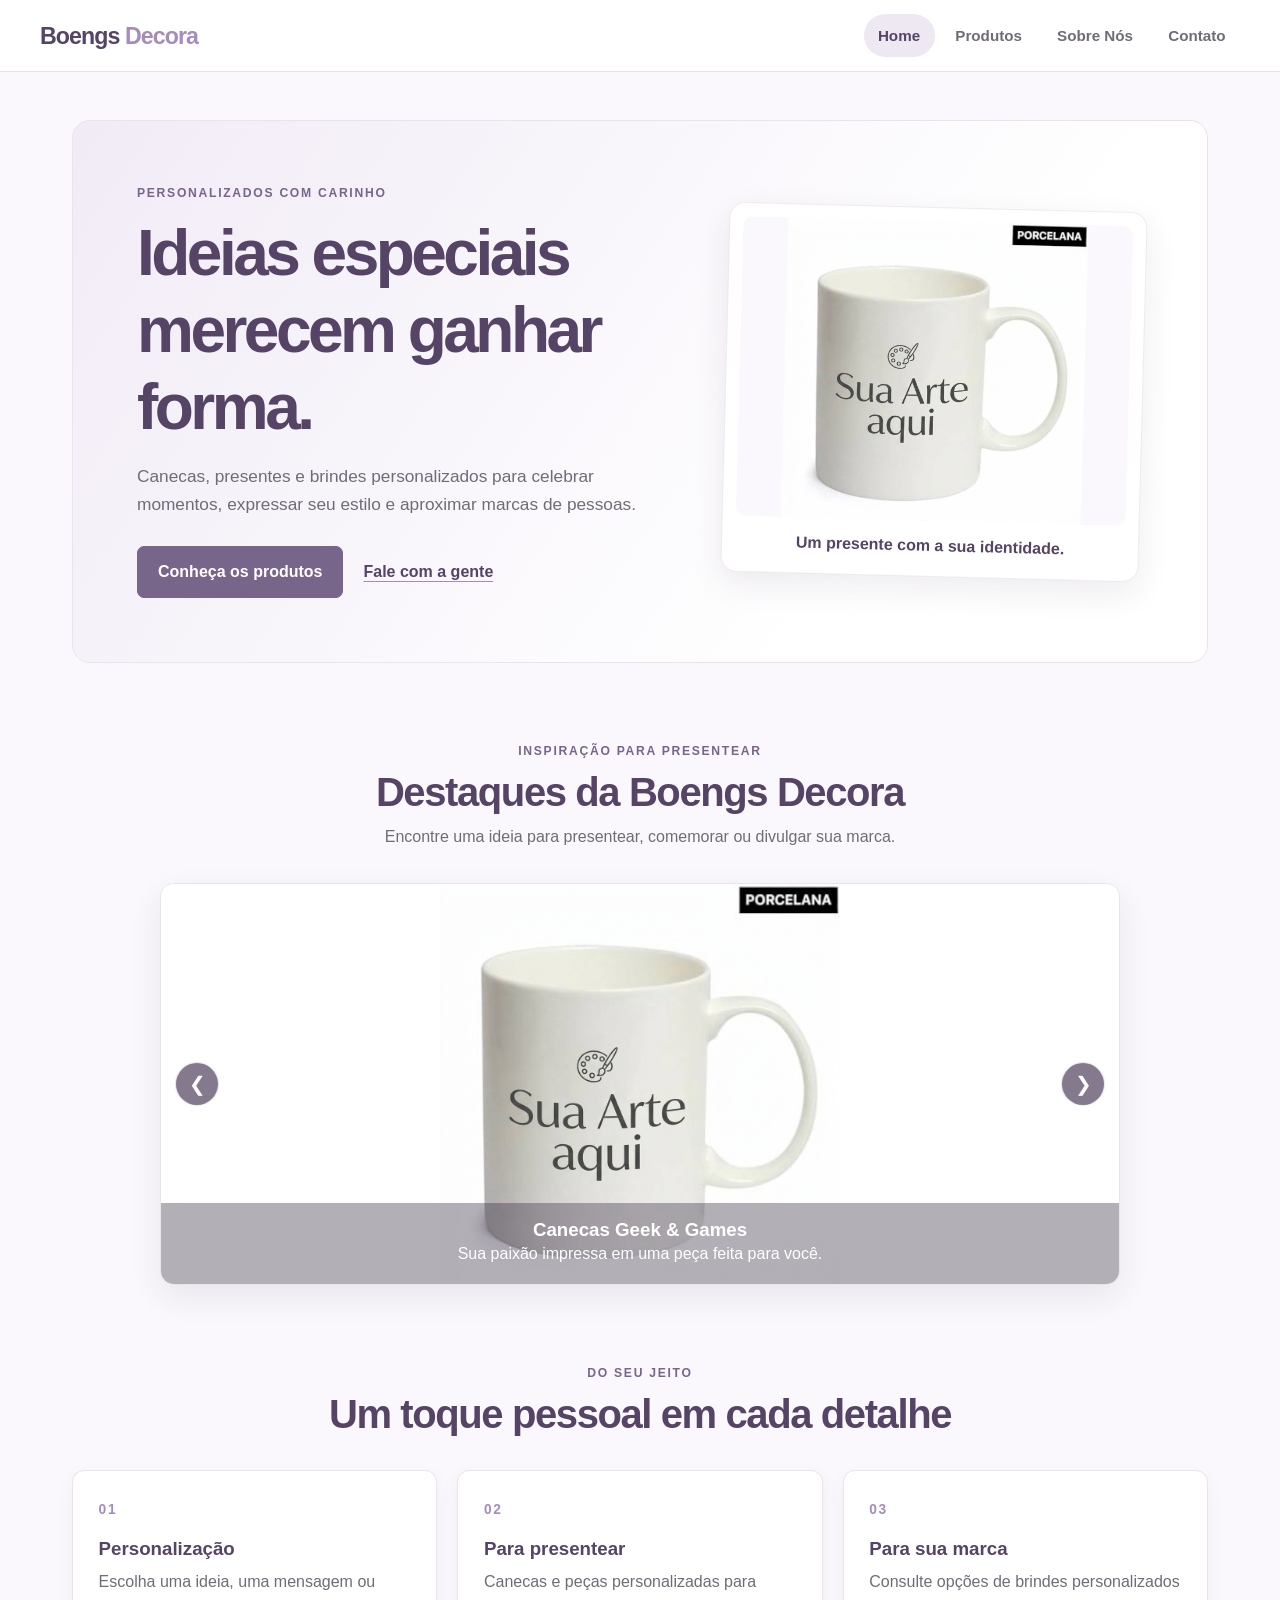
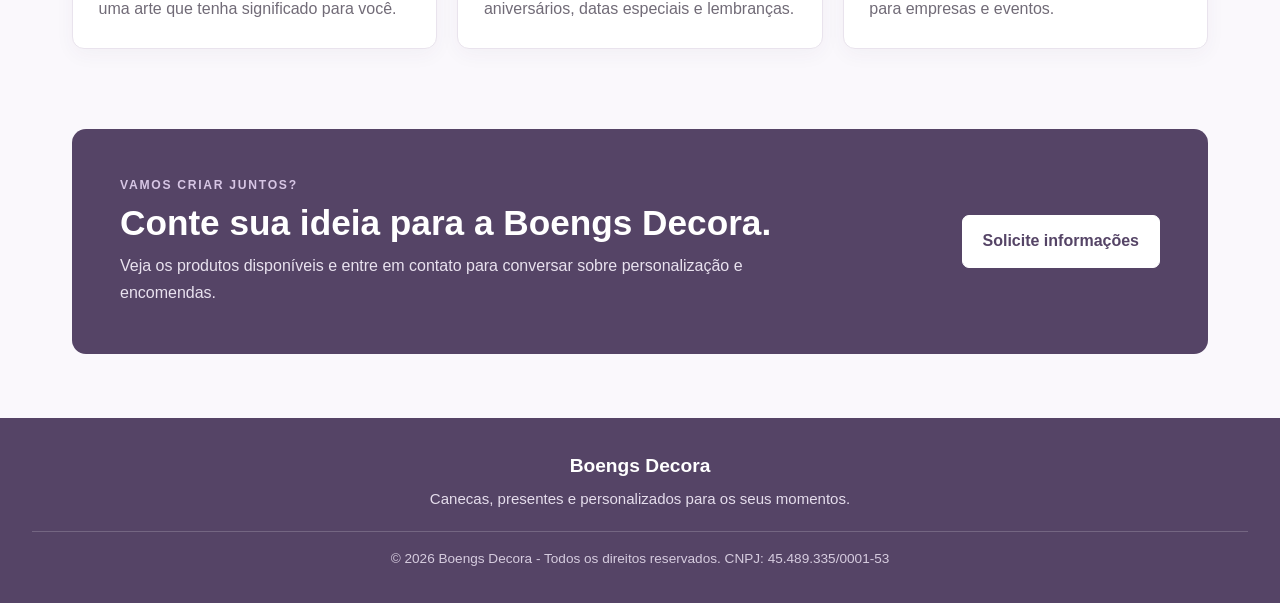
<file: index.html>
<!DOCTYPE html>
<html lang="pt-BR">
<head>
    <meta charset="UTF-8">
    <meta name="viewport" content="width=device-width, initial-scale=1.0">
    <meta name="description" content="Canecas personalizadas, presentes e brindes feitos para tornar cada ocasião especial. Conheça a Boengs Decora.">
    <meta name="keywords" content="canecas, presentes personalizados, brindes corporativos, Boengs Decora">
    <meta name="author" content="Viktor Raulino Boeng">
    <title>Boengs Decora | Personalizados que encantam</title>
    <link rel="icon" type="image/svg+xml" href="img/favicon.svg">
    <link rel="stylesheet" href="css/style.css">
</head>
<body>
    <header>
        <a class="logo" href="index.html">Boengs <span>Decora</span></a>
        <nav aria-label="Navegação principal">
            <ul>
                <li><a href="index.html" class="active">Home</a></li>
                <li><a href="produtos.html">Produtos</a></li>
                <li><a href="sobre.html">Sobre Nós</a></li>
                <li><a href="contato.html">Contato</a></li>
            </ul>
        </nav>
    </header>

    <main>
        <section class="home-hero">
            <div class="hero-copy">
                <p class="eyebrow">PERSONALIZADOS COM CARINHO</p>
                <h1>Ideias especiais merecem ganhar forma.</h1>
                <p>Canecas, presentes e brindes personalizados para celebrar momentos, expressar seu estilo e aproximar marcas de pessoas.</p>
                <div class="hero-actions">
                    <a class="button" href="produtos.html">Conheça os produtos</a>
                    <a class="text-link" href="contato.html">Fale com a gente</a>
                </div>
            </div>
            <div class="hero-highlight">
                <img src="img/caneca1.jpg" alt="Caneca personalizada Boengs Decora">
                <p>Um presente com a sua identidade.</p>
            </div>
        </section>

        <section class="home-section" aria-labelledby="highlights-title">
            <div class="section-heading">
                <p class="eyebrow">INSPIRAÇÃO PARA PRESENTEAR</p>
                <h2 id="highlights-title">Destaques da Boengs Decora</h2>
                <p>Encontre uma ideia para presentear, comemorar ou divulgar sua marca.</p>
            </div>

            <div class="carousel-container">
                <div class="carousel-slide">
                    <div class="carousel-item">
                        <img src="img/caneca1.jpg" alt="Caneca personalizada com tema geek e games">
                        <div class="carousel-caption">
                            <h3>Canecas Geek &amp; Games</h3>
                            <p>Sua paixão impressa em uma peça feita para você.</p>
                        </div>
                    </div>
                    <div class="carousel-item">
                        <img src="img/caneca2.jpg" alt="Caneca que pode ser personalizada para brindes corporativos">
                        <div class="carousel-caption">
                            <h3>Brindes Corporativos</h3>
                            <p>Uma forma criativa de apresentar a sua marca.</p>
                        </div>
                    </div>
                    <div class="carousel-item">
                        <img src="img/caneca3.jpg" alt="Caneca personalizada para presentear">
                        <div class="carousel-caption">
                            <h3>Presentes Exclusivos</h3>
                            <p>Personalize um presente para marcar bons momentos.</p>
                        </div>
                    </div>
                </div>
                <button class="carousel-btn prev" type="button" aria-label="Slide anterior">&#10094;</button>
                <button class="carousel-btn next" type="button" aria-label="Próximo slide">&#10095;</button>
            </div>
        </section>

        <section class="home-section" aria-labelledby="why-title">
            <div class="section-heading">
                <p class="eyebrow">DO SEU JEITO</p>
                <h2 id="why-title">Um toque pessoal em cada detalhe</h2>
            </div>
            <div class="feature-grid">
                <article class="feature-card">
                    <span class="feature-number">01</span>
                    <h3>Personalização</h3>
                    <p>Escolha uma ideia, uma mensagem ou uma arte que tenha significado para você.</p>
                </article>
                <article class="feature-card">
                    <span class="feature-number">02</span>
                    <h3>Para presentear</h3>
                    <p>Canecas e peças personalizadas para aniversários, datas especiais e lembranças.</p>
                </article>
                <article class="feature-card">
                    <span class="feature-number">03</span>
                    <h3>Para sua marca</h3>
                    <p>Consulte opções de brindes personalizados para empresas e eventos.</p>
                </article>
            </div>
        </section>

        <section class="closing-banner">
            <div>
                <p class="eyebrow">VAMOS CRIAR JUNTOS?</p>
                <h2>Conte sua ideia para a Boengs Decora.</h2>
                <p>Veja os produtos disponíveis e entre em contato para conversar sobre personalização e encomendas.</p>
            </div>
            <a class="button button-light" href="contato.html">Solicite informações</a>
        </section>
    </main>

    <footer>
        <a class="footer-brand" href="index.html">Boengs Decora</a>
        <p>Canecas, presentes e personalizados para os seus momentos.</p>
        <p class="copyright">&copy; 2026 Boengs Decora - Todos os direitos reservados. CNPJ: 45.489.335/0001-53</p>
    </footer>

    <script src="js/carousel.js"></script>
</body>
</html>
</file>
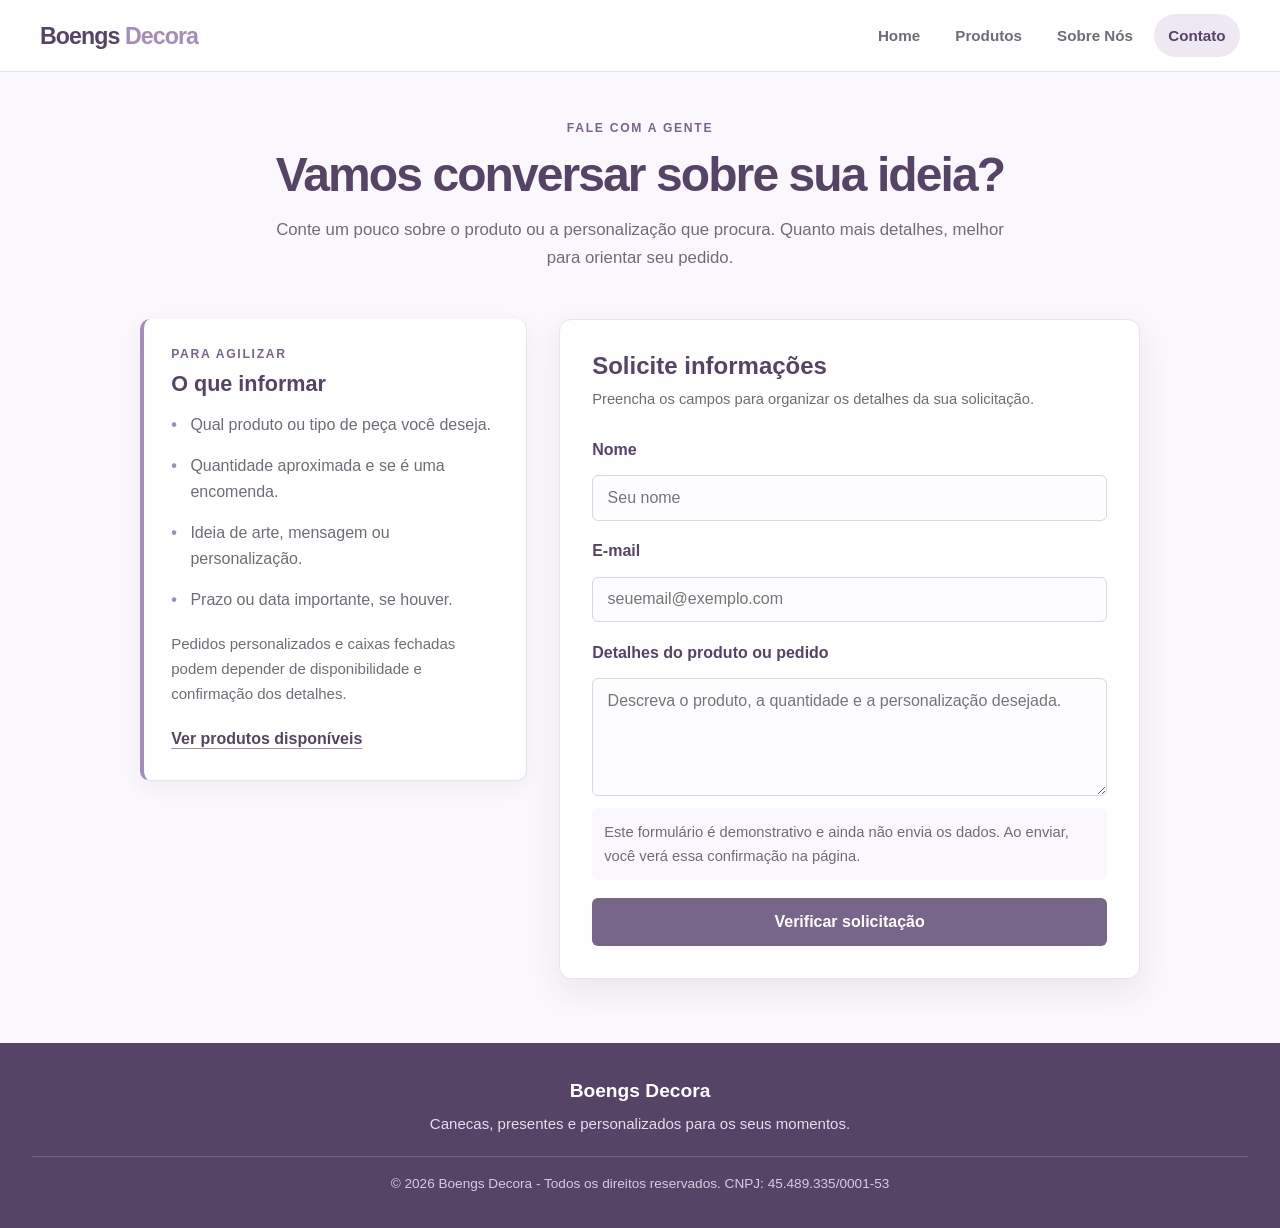
<file: contato.html>
<!DOCTYPE html>
<html lang="pt-BR">
<head>
    <meta charset="UTF-8">
    <meta name="viewport" content="width=device-width, initial-scale=1.0">
    <meta name="description" content="Entre em contato com a Boengs Decora para consultar produtos personalizados e encomendas.">
    <meta name="keywords" content="contato, orçamento, encomendas, canecas personalizadas">
    <meta name="author" content="Viktor Raulino Boeng">
    <title>Contato | Boengs Decora</title>
    <link rel="icon" type="image/svg+xml" href="img/favicon.svg">
    <link rel="stylesheet" href="css/style.css">
</head>
<body>
    <header>
        <a class="logo" href="index.html">Boengs <span>Decora</span></a>
        <nav aria-label="Navegação principal">
            <ul>
                <li><a href="index.html">Home</a></li>
                <li><a href="produtos.html">Produtos</a></li>
                <li><a href="sobre.html">Sobre Nós</a></li>
                <li><a href="contato.html" class="active">Contato</a></li>
            </ul>
        </nav>
    </header>

    <main>
        <section class="page-intro">
            <p class="eyebrow">FALE COM A GENTE</p>
            <h1>Vamos conversar sobre sua ideia?</h1>
            <p>Conte um pouco sobre o produto ou a personalização que procura. Quanto mais detalhes, melhor para orientar seu pedido.</p>
        </section>

        <div class="contact-layout">
            <aside class="contact-aside">
                <p class="eyebrow">PARA AGILIZAR</p>
                <h2>O que informar</h2>
                <ul>
                    <li>Qual produto ou tipo de peça você deseja.</li>
                    <li>Quantidade aproximada e se é uma encomenda.</li>
                    <li>Ideia de arte, mensagem ou personalização.</li>
                    <li>Prazo ou data importante, se houver.</li>
                </ul>
                <p>Pedidos personalizados e caixas fechadas podem depender de disponibilidade e confirmação dos detalhes.</p>
                <a class="text-link" href="produtos.html">Ver produtos disponíveis</a>
            </aside>

            <form class="contact-form">
                <div class="form-heading">
                    <h2>Solicite informações</h2>
                    <p>Preencha os campos para organizar os detalhes da sua solicitação.</p>
                </div>
                <label for="nome">Nome</label>
                <input type="text" id="nome" name="nome" autocomplete="name" placeholder="Seu nome" required>

                <label for="email">E-mail</label>
                <input type="email" id="email" name="email" autocomplete="email" placeholder="seuemail@exemplo.com" required>

                <label for="mensagem">Detalhes do produto ou pedido</label>
                <textarea id="mensagem" name="mensagem" rows="5" placeholder="Descreva o produto, a quantidade e a personalização desejada." required></textarea>

                <p class="form-note">Este formulário é demonstrativo e ainda não envia os dados. Ao enviar, você verá essa confirmação na página.</p>
                <button type="submit">Verificar solicitação</button>
                <div class="form-response" id="form-response" role="status" aria-live="polite" hidden></div>
            </form>
        </div>
    </main>

    <footer>
        <a class="footer-brand" href="index.html">Boengs Decora</a>
        <p>Canecas, presentes e personalizados para os seus momentos.</p>
        <p class="copyright">&copy; 2026 Boengs Decora - Todos os direitos reservados. CNPJ: 45.489.335/0001-53</p>
    </footer>
    <script>
        document.querySelector('.contact-form').addEventListener('submit', (event) => {
            // Impede o recarregamento padrão, pois este formulário ainda não envia dados a um servidor.
            event.preventDefault();
            const response = document.querySelector('#form-response');
            // textContent insere texto simples sem interpretar conteúdo como HTML.
            response.textContent = 'Os dados foram preenchidos, mas não foram enviados. O formulário ainda precisa ser conectado a um canal de atendimento.';
            // O retorno começa oculto e aparece após o envio do formulário.
            response.hidden = false;
        });
    </script>
</body>
</html>
</file>
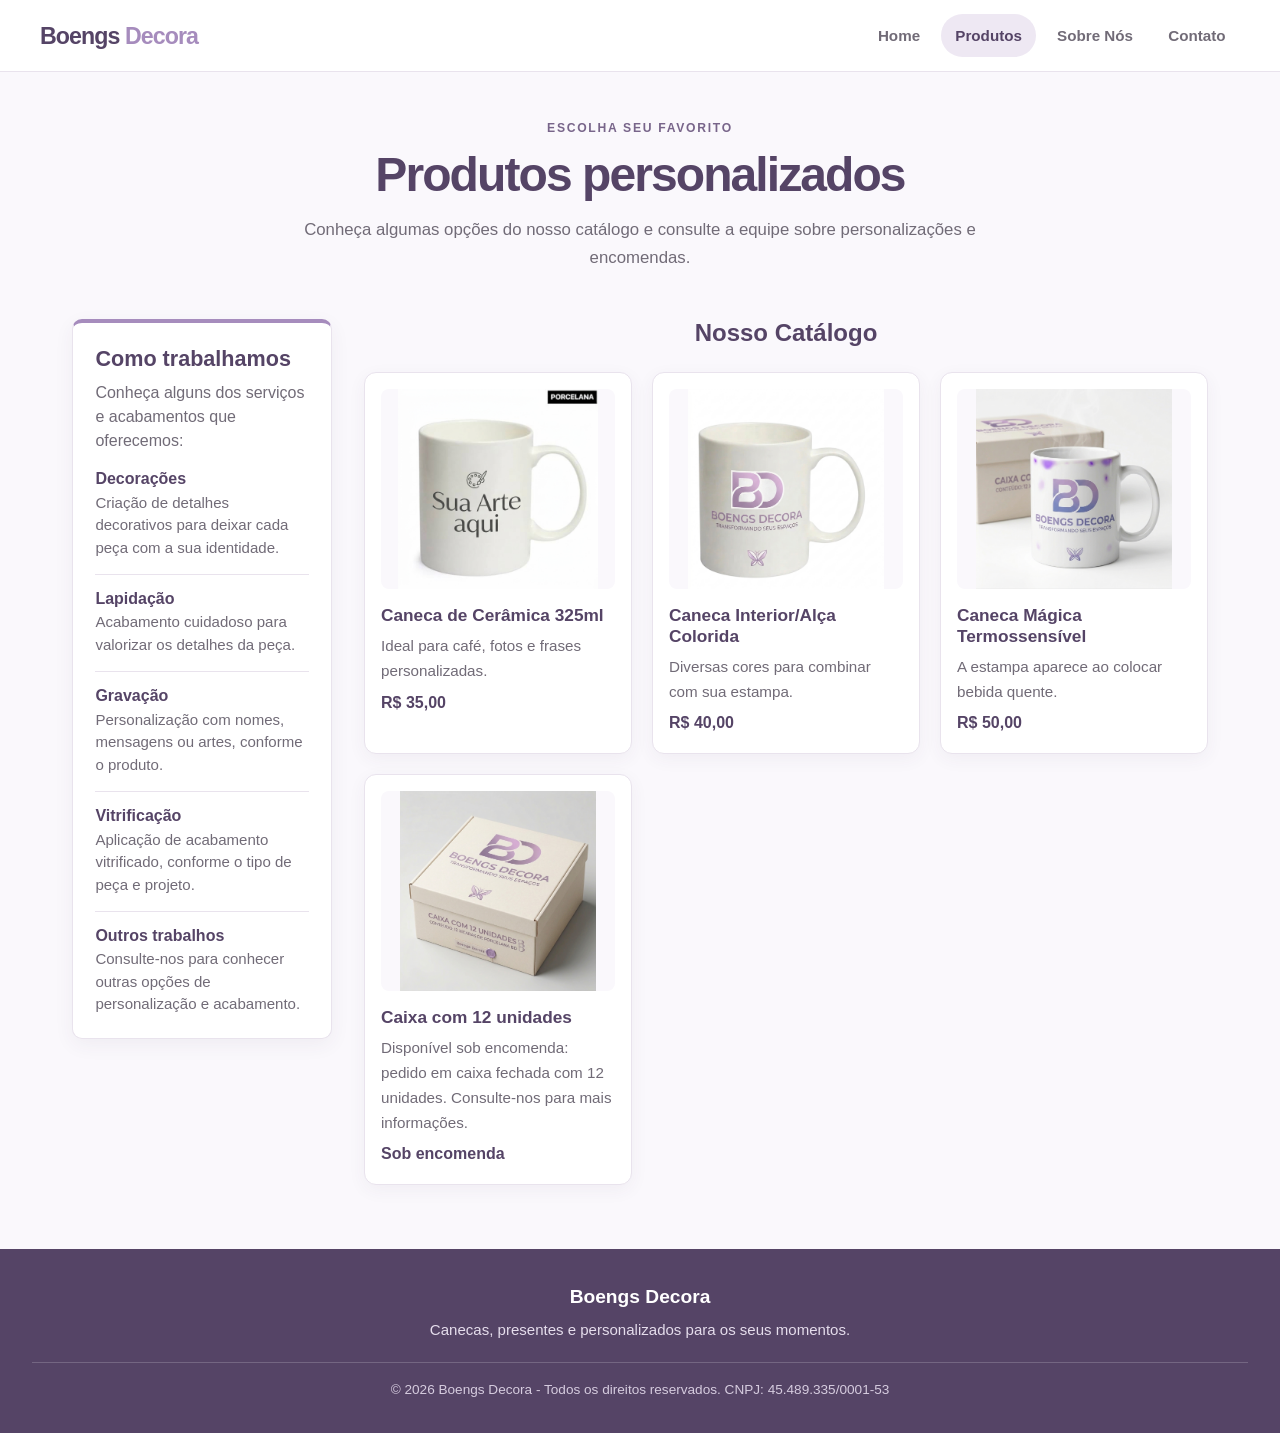
<file: produtos.html>
<!DOCTYPE html>
<html lang="pt-BR">
<head>
    <meta charset="UTF-8">
    <meta name="viewport" content="width=device-width, initial-scale=1.0">
    <meta name="description" content="Catálogo de Canecas Personalizadas - Boengs Decora">
    <meta name="keywords" content="catálogo, canecas, sublimação, estampas">
    <meta name="author" content="Viktor Raulino Boeng">
    <title>Produtos - Boengs Decora</title>
    <link rel="icon" type="image/svg+xml" href="img/favicon.svg">
    <link rel="stylesheet" href="css/style.css">
</head>
<body>
    <header>
        <a class="logo" href="index.html">Boengs <span>Decora</span></a>
        <nav aria-label="Navegação principal">
            <ul>
                <li><a href="index.html">Home</a></li>
                <li><a href="produtos.html" class="active">Produtos</a></li>
                <li><a href="sobre.html">Sobre Nós</a></li>
                <li><a href="contato.html">Contato</a></li>
            </ul>
        </nav>
    </header>

    <main>
        <section class="page-intro">
            <p class="eyebrow">ESCOLHA SEU FAVORITO</p>
            <h1>Produtos personalizados</h1>
            <p>Conheça algumas opções do nosso catálogo e consulte a equipe sobre personalizações e encomendas.</p>
        </section>

        <div class="products-layout">
            <aside class="work-info" aria-labelledby="work-info-title">
                <h2 id="work-info-title">Como trabalhamos</h2>
                <p>Conheça alguns dos serviços e acabamentos que oferecemos:</p>
                <ul>
                    <li>
                        <h3>Decorações</h3>
                        <p>Criação de detalhes decorativos para deixar cada peça com a sua identidade.</p>
                    </li>
                    <li>
                        <h3>Lapidação</h3>
                        <p>Acabamento cuidadoso para valorizar os detalhes da peça.</p>
                    </li>
                    <li>
                        <h3>Gravação</h3>
                        <p>Personalização com nomes, mensagens ou artes, conforme o produto.</p>
                    </li>
                    <li>
                        <h3>Vitrificação</h3>
                        <p>Aplicação de acabamento vitrificado, conforme o tipo de peça e projeto.</p>
                    </li>
                    <li>
                        <h3>Outros trabalhos</h3>
                        <p>Consulte-nos para conhecer outras opções de personalização e acabamento.</p>
                    </li>
                </ul>
            </aside>

            <section class="catalog" aria-labelledby="catalog-title">
                <h2 id="catalog-title" class="catalog-title">Nosso Catálogo</h2>
                <div class="products-grid">
                    <div class="product-card">
                        <img src="img/caneca1.jpg" alt="Caneca Tradicional">
                        <h3>Caneca de Cerâmica 325ml</h3>
                        <p>Ideal para café, fotos e frases personalizadas.</p>
                        <p><strong>R$ 35,00</strong></p>
                    </div>
                    <div class="product-card">
                        <img src="img/caneca2.jpg" alt="Caneca Alça Colorida">
                        <h3>Caneca Interior/Alça Colorida</h3>
                        <p>Diversas cores para combinar com sua estampa.</p>
                        <p><strong>R$ 40,00</strong></p>
                    </div>
                    <div class="product-card">
                        <img src="img/caneca3.jpg" alt="Caneca Mágica">
                        <h3>Caneca Mágica Termossensível</h3>
                        <p>A estampa aparece ao colocar bebida quente.</p>
                        <p><strong>R$ 50,00</strong></p>
                    </div>
                    <div class="product-card">
                        <img src="img/caixa1.jpg" alt="Caixa fechada com 12 unidades">
                        <h3>Caixa com 12 unidades</h3>
                        <p>Disponível sob encomenda: pedido em caixa fechada com 12 unidades. Consulte-nos para mais informações.</p>
                        <p><strong>Sob encomenda</strong></p>
                    </div>
                </div>
            </section>
        </div>
    </main>

    <footer>
        <a class="footer-brand" href="index.html">Boengs Decora</a>
        <p>Canecas, presentes e personalizados para os seus momentos.</p>
        <p class="copyright">&copy; 2026 Boengs Decora - Todos os direitos reservados. CNPJ: 45.489.335/0001-53</p>
    </footer>
</body>
</html>
</file>
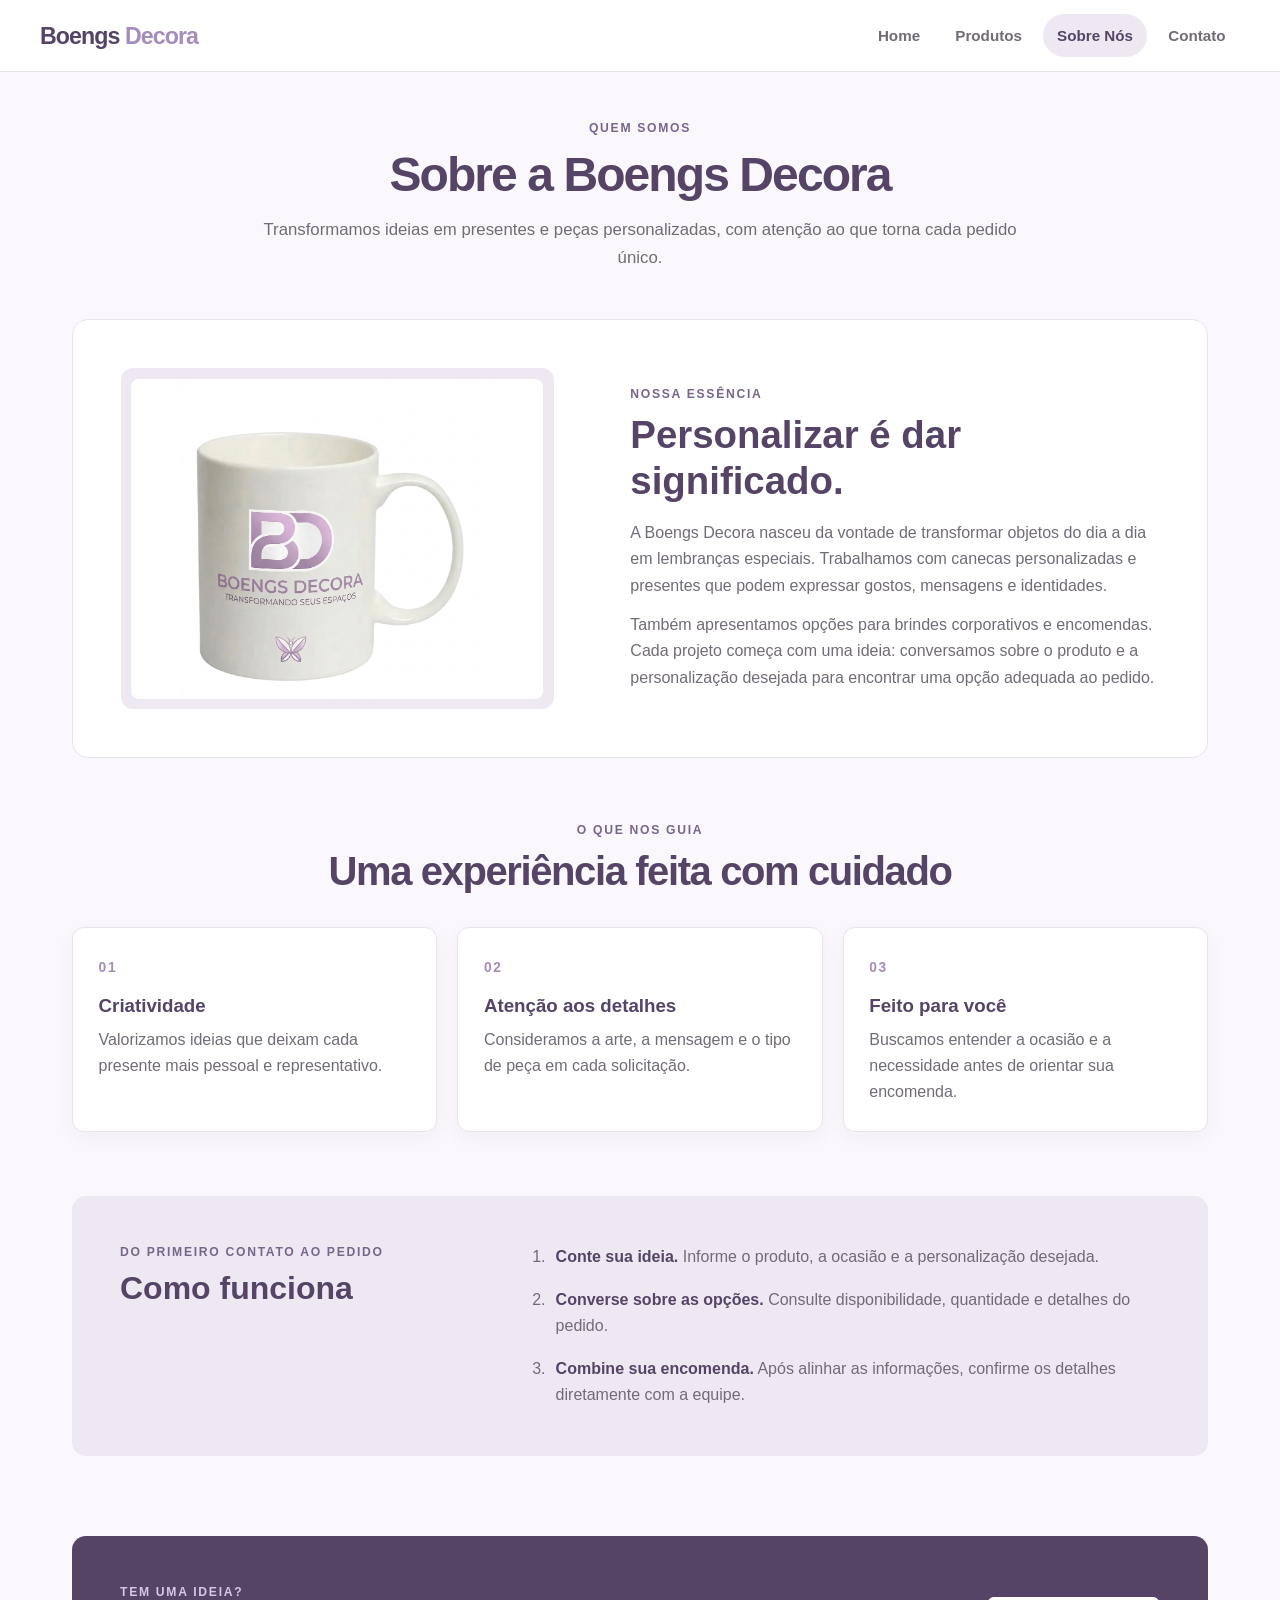
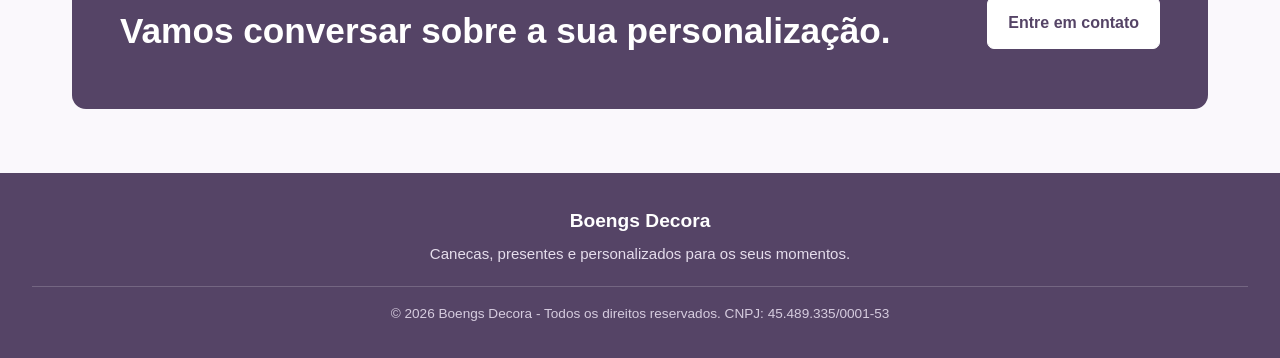
<file: sobre.html>
<!DOCTYPE html>
<html lang="pt-BR">
<head>
    <meta charset="UTF-8">
    <meta name="viewport" content="width=device-width, initial-scale=1.0">
    <meta name="description" content="Conheça a proposta da Boengs Decora e o cuidado por trás dos produtos personalizados.">
    <meta name="keywords" content="sobre nós, personalização, Boengs Decora">
    <meta name="author" content="Viktor Raulino Boeng">
    <title>Sobre Nós | Boengs Decora</title>
    <link rel="icon" type="image/svg+xml" href="img/favicon.svg">
    <link rel="stylesheet" href="css/style.css">
</head>
<body>
    <header>
        <a class="logo" href="index.html">Boengs <span>Decora</span></a>
        <nav aria-label="Navegação principal">
            <ul>
                <li><a href="index.html">Home</a></li>
                <li><a href="produtos.html">Produtos</a></li>
                <li><a href="sobre.html" class="active">Sobre Nós</a></li>
                <li><a href="contato.html">Contato</a></li>
            </ul>
        </nav>
    </header>

    <main>
        <section class="page-intro">
            <p class="eyebrow">QUEM SOMOS</p>
            <h1>Sobre a Boengs Decora</h1>
            <p>Transformamos ideias em presentes e peças personalizadas, com atenção ao que torna cada pedido único.</p>
        </section>

        <section class="about-story">
            <div class="about-image">
                <img src="img/caneca2.jpg" alt="Produto personalizado da Boengs Decora">
            </div>
            <div class="about-copy">
                <p class="eyebrow">NOSSA ESSÊNCIA</p>
                <h2>Personalizar é dar significado.</h2>
                <p>A Boengs Decora nasceu da vontade de transformar objetos do dia a dia em lembranças especiais. Trabalhamos com canecas personalizadas e presentes que podem expressar gostos, mensagens e identidades.</p>
                <p>Também apresentamos opções para brindes corporativos e encomendas. Cada projeto começa com uma ideia: conversamos sobre o produto e a personalização desejada para encontrar uma opção adequada ao pedido.</p>
            </div>
        </section>

        <section class="values-section">
            <div class="section-heading">
                <p class="eyebrow">O QUE NOS GUIA</p>
                <h2>Uma experiência feita com cuidado</h2>
            </div>
            <div class="feature-grid">
                <article class="feature-card">
                    <span class="feature-number">01</span>
                    <h3>Criatividade</h3>
                    <p>Valorizamos ideias que deixam cada presente mais pessoal e representativo.</p>
                </article>
                <article class="feature-card">
                    <span class="feature-number">02</span>
                    <h3>Atenção aos detalhes</h3>
                    <p>Consideramos a arte, a mensagem e o tipo de peça em cada solicitação.</p>
                </article>
                <article class="feature-card">
                    <span class="feature-number">03</span>
                    <h3>Feito para você</h3>
                    <p>Buscamos entender a ocasião e a necessidade antes de orientar sua encomenda.</p>
                </article>
            </div>
        </section>

        <section class="about-process">
            <div>
                <p class="eyebrow">DO PRIMEIRO CONTATO AO PEDIDO</p>
                <h2>Como funciona</h2>
            </div>
            <ol>
                <li><strong>Conte sua ideia.</strong> Informe o produto, a ocasião e a personalização desejada.</li>
                <li><strong>Converse sobre as opções.</strong> Consulte disponibilidade, quantidade e detalhes do pedido.</li>
                <li><strong>Combine sua encomenda.</strong> Após alinhar as informações, confirme os detalhes diretamente com a equipe.</li>
            </ol>
        </section>

        <section class="closing-banner">
            <div>
                <p class="eyebrow">TEM UMA IDEIA?</p>
                <h2>Vamos conversar sobre a sua personalização.</h2>
            </div>
            <a class="button button-light" href="contato.html">Entre em contato</a>
        </section>
    </main>

    <footer>
        <a class="footer-brand" href="index.html">Boengs Decora</a>
        <p>Canecas, presentes e personalizados para os seus momentos.</p>
        <p class="copyright">&copy; 2026 Boengs Decora - Todos os direitos reservados. CNPJ: 45.489.335/0001-53</p>
    </footer>
</body>
</html>
</file>
<file: css/style.css>
* {
    margin: 0;
    padding: 0;
    box-sizing: border-box;
    font-family: 'Segoe UI', Tahoma, Geneva, Verdana, sans-serif;
}

:root {
    /* Variáveis CSS centralizam a identidade visual; altere aqui para atualizar as cores do site. */
    --primary-color: #78658a;
    --primary-dark: #554466;
    --primary-light: #eee8f3;
    --accent-color: #a68cbd;
    --bg-light: #faf8fc;
    --text-dark: #342f39;
    --text-muted: #716b77;
    --white: #ffffff;
    --border: #e9e3ed;
    --shadow: 0 12px 32px rgba(67, 49, 82, 0.09);
}

html {
    scroll-behavior: smooth;
}

body {
    background: var(--bg-light);
    color: var(--text-dark);
    /* Flex em coluna mantém o rodapé no fim mesmo quando a página tem pouco conteúdo. */
    display: flex;
    flex-direction: column;
    min-height: 100vh;
    line-height: 1.65;
}

a {
    color: inherit;
}

header {
    position: relative;
    z-index: 2;
    background: var(--white);
    border-bottom: 1px solid var(--border);
    padding: 0.9rem max(2rem, calc((100% - 1200px) / 2));
    display: flex;
    justify-content: space-between;
    align-items: center;
    gap: 1.5rem;
}

.logo {
    color: var(--primary-dark);
    font-size: 1.45rem;
    font-weight: 750;
    letter-spacing: -0.04em;
    text-decoration: none;
    white-space: nowrap;
}

.logo span {
    color: var(--accent-color);
}

nav ul {
    display: flex;
    align-items: center;
    flex-wrap: wrap;
    list-style: none;
    gap: 0.4rem;
}

nav a {
    display: block;
    padding: 0.55rem 0.9rem;
    border-radius: 999px;
    color: var(--text-muted);
    font-size: 0.95rem;
    font-weight: 600;
    text-decoration: none;
    transition: background-color 0.2s ease, color 0.2s ease;
}

nav a:hover,
nav a.active {
    background: var(--primary-light);
    color: var(--primary-dark);
}

main {
    flex: 1;
    width: min(1200px, 100%);
    margin: 0 auto;
    padding: 3rem 2rem 4rem;
}

h1,
h2,
h3 {
    color: var(--primary-dark);
    line-height: 1.2;
}

.eyebrow {
    color: var(--primary-color);
    font-size: 0.76rem;
    font-weight: 750;
    letter-spacing: 0.14em;
    line-height: 1.4;
}

.button {
    display: inline-flex;
    justify-content: center;
    align-items: center;
    min-height: 48px;
    padding: 0.75rem 1.25rem;
    border: 1px solid var(--primary-color);
    border-radius: 7px;
    background: var(--primary-color);
    color: var(--white);
    font-weight: 700;
    text-decoration: none;
    transition: background-color 0.2s ease, transform 0.2s ease;
}

.button:hover {
    background: var(--primary-dark);
    transform: translateY(-1px);
}

.text-link {
    color: var(--primary-dark);
    font-weight: 700;
    text-decoration-color: var(--accent-color);
    text-underline-offset: 4px;
}

.home-hero {
    /* Grid organiza texto e imagem em colunas; a media query empilha as colunas em telas estreitas. */
    display: grid;
    grid-template-columns: 1.1fr 0.9fr;
    align-items: center;
    gap: clamp(2rem, 6vw, 5rem);
    padding: clamp(2rem, 5vw, 4.5rem);
    border: 1px solid var(--border);
    border-radius: 18px;
    background: linear-gradient(125deg, #f1ebf6 0%, #fff 72%);
}

.hero-copy h1 {
    max-width: 620px;
    margin: 0.8rem 0 1rem;
    font-size: clamp(2.4rem, 5vw, 4rem);
    letter-spacing: -0.055em;
}

.hero-copy > p:not(.eyebrow) {
    max-width: 560px;
    color: var(--text-muted);
    font-size: 1.08rem;
}

.hero-actions {
    display: flex;
    align-items: center;
    flex-wrap: wrap;
    gap: 1.25rem;
    margin-top: 1.7rem;
}

.hero-highlight {
    position: relative;
    padding: 0.8rem;
    border: 1px solid rgba(120, 101, 138, 0.12);
    border-radius: 16px;
    background: var(--white);
    box-shadow: var(--shadow);
    transform: rotate(1.5deg);
}

.hero-highlight img {
    display: block;
    width: 100%;
    height: 300px;
    border-radius: 10px;
    background: var(--bg-light);
    object-fit: contain;
}

.hero-highlight p {
    padding: 0.75rem 0.5rem 0.25rem;
    color: var(--primary-dark);
    font-weight: 650;
    text-align: center;
}

.home-section,
.values-section {
    margin-top: 5rem;
}

.section-heading {
    max-width: 700px;
    margin: 0 auto 2rem;
    text-align: center;
}

.section-heading h2 {
    margin: 0.5rem 0;
    font-size: clamp(1.8rem, 3.5vw, 2.5rem);
    letter-spacing: -0.035em;
}

.section-heading > p:last-child {
    color: var(--text-muted);
}

.carousel-container {
    position: relative;
    max-width: 960px;
    margin: 0 auto;
    /* Esconde os slides fora da área visível do carrossel. */
    overflow: hidden;
    border: 1px solid var(--border);
    border-radius: 14px;
    background: var(--white);
    box-shadow: var(--shadow);
}

.carousel-slide {
    /* Os slides ficam lado a lado; JavaScript altera transform para mover esta faixa. */
    display: flex;
    transition: transform 0.5s ease-in-out;
}

.carousel-item {
    position: relative;
    min-width: 100%;
}

.carousel-item img {
    display: block;
    width: 100%;
    height: 400px;
    background: var(--white);
    /* Contém a imagem inteira sem cortar, mesmo que a proporção seja diferente da área. */
    object-fit: contain;
}

.carousel-caption {
    position: absolute;
    right: 0;
    bottom: 0;
    left: 0;
    padding: 1rem;
    background: rgba(57, 46, 67, 0.38);
    color: var(--white);
    text-align: center;
}

.carousel-caption h3 {
    color: var(--white);
}

.carousel-btn {
    position: absolute;
    top: 50%;
    display: grid;
    width: 44px;
    height: 44px;
    place-items: center;
    transform: translateY(-50%);
    border: 1px solid rgba(255, 255, 255, 0.8);
    border-radius: 50%;
    background: rgba(75, 58, 88, 0.68);
    color: var(--white);
    font-size: 1.25rem;
    cursor: pointer;
    transition: background-color 0.2s ease;
}

.carousel-btn:hover {
    background: var(--primary-dark);
}

.prev { left: 14px; }
.next { right: 14px; }

.feature-grid {
    display: grid;
    grid-template-columns: repeat(3, minmax(0, 1fr));
    gap: 1.25rem;
}

.feature-card {
    padding: 1.6rem;
    border: 1px solid var(--border);
    border-radius: 12px;
    background: var(--white);
    box-shadow: 0 6px 20px rgba(67, 49, 82, 0.045);
}

.feature-number {
    display: inline-block;
    margin-bottom: 1rem;
    color: var(--accent-color);
    font-size: 0.86rem;
    font-weight: 800;
    letter-spacing: 0.12em;
}

.feature-card h3 {
    margin-bottom: 0.55rem;
}

.feature-card p {
    color: var(--text-muted);
}

.closing-banner {
    display: flex;
    justify-content: space-between;
    align-items: center;
    gap: 2rem;
    margin-top: 5rem;
    padding: clamp(1.7rem, 4vw, 3rem);
    border-radius: 14px;
    background: var(--primary-dark);
    color: var(--white);
}

.closing-banner h2 {
    margin: 0.55rem 0;
    color: var(--white);
    font-size: clamp(1.5rem, 3vw, 2.2rem);
}

.closing-banner p:not(.eyebrow) {
    max-width: 650px;
    color: #e9e2ef;
}

.closing-banner .eyebrow {
    color: #d7c6e5;
}

.button-light {
    flex-shrink: 0;
    border-color: var(--white);
    background: var(--white);
    color: var(--primary-dark);
}

.button-light:hover {
    border-color: var(--primary-light);
    background: var(--primary-light);
    color: var(--primary-dark);
}

.page-intro {
    max-width: 760px;
    margin: 0 auto 3rem;
    text-align: center;
}

.page-intro h1 {
    margin: 0.55rem 0 0.75rem;
    font-size: clamp(2rem, 4vw, 3rem);
    letter-spacing: -0.04em;
}

.page-intro > p:last-child {
    color: var(--text-muted);
    font-size: 1.05rem;
}

.products-layout {
    /* Coluna lateral para informações e coluna flexível para o catálogo. */
    display: grid;
    grid-template-columns: minmax(220px, 260px) minmax(0, 1fr);
    align-items: start;
    gap: 2rem;
}

.work-info,
.contact-aside {
    padding: 1.4rem;
    border: 1px solid var(--border);
    border-top: 4px solid var(--accent-color);
    border-radius: 10px;
    background: var(--white);
    box-shadow: 0 6px 20px rgba(67, 49, 82, 0.06);
}

.work-info h2,
.contact-aside h2 {
    margin-bottom: 0.6rem;
    font-size: 1.35rem;
}

.work-info > p {
    margin-bottom: 1rem;
    color: var(--text-muted);
    line-height: 1.5;
}

.work-info ul,
.contact-aside ul {
    list-style: none;
}

.work-info li + li {
    margin-top: 0.9rem;
    padding-top: 0.9rem;
    border-top: 1px solid var(--border);
}

.work-info h3 {
    margin-bottom: 0.2rem;
    font-size: 1rem;
}

.work-info li p {
    color: var(--text-muted);
    font-size: 0.94rem;
    line-height: 1.5;
}

.catalog-title {
    text-align: center;
}

.products-grid {
    /* auto-fit cria quantas colunas couberem, respeitando a largura mínima dos cartões. */
    display: grid;
    grid-template-columns: repeat(auto-fit, minmax(220px, 1fr));
    align-items: stretch;
    gap: 1.25rem;
    margin-top: 1.5rem;
}

.product-card {
    padding: 1rem;
    border: 1px solid var(--border);
    border-radius: 12px;
    background: var(--white);
    box-shadow: 0 5px 18px rgba(67, 49, 82, 0.055);
    transition: transform 0.2s ease, box-shadow 0.2s ease;
}

.product-card:hover {
    transform: translateY(-3px);
    box-shadow: var(--shadow);
}

.product-card img {
    display: block;
    width: 100%;
    height: 200px;
    margin-bottom: 1rem;
    border-radius: 8px;
    background: var(--bg-light);
    object-fit: contain;
}

.product-card h3 {
    margin-bottom: 0.45rem;
    font-size: 1.08rem;
}

.product-card p {
    margin-top: 0.4rem;
    color: var(--text-muted);
    font-size: 0.95rem;
}

.product-card p strong {
    color: var(--primary-dark);
    font-size: 1rem;
}

.about-story {
    display: grid;
    grid-template-columns: 0.9fr 1.1fr;
    align-items: center;
    gap: clamp(2rem, 6vw, 5rem);
    padding: clamp(1.5rem, 4vw, 3rem);
    border: 1px solid var(--border);
    border-radius: 16px;
    background: var(--white);
}

.about-image {
    padding: 0.65rem;
    border-radius: 12px;
    background: var(--primary-light);
}

.about-image img {
    display: block;
    width: 100%;
    height: 320px;
    border-radius: 8px;
    background: var(--white);
    object-fit: contain;
}

.about-copy h2 {
    margin: 0.55rem 0 1rem;
    font-size: clamp(1.7rem, 3vw, 2.4rem);
}

.about-copy p:not(.eyebrow) {
    margin-top: 0.8rem;
    color: var(--text-muted);
}

.values-section {
    margin-top: 4rem;
}

.about-process {
    display: grid;
    grid-template-columns: 0.75fr 1.25fr;
    gap: 2rem;
    margin-top: 4rem;
    padding: clamp(1.5rem, 4vw, 3rem);
    border-radius: 14px;
    background: var(--primary-light);
}

.about-process h2 {
    margin-top: 0.5rem;
    font-size: 2rem;
}

.about-process ol {
    display: grid;
    gap: 1rem;
    padding-left: 1.25rem;
}

.about-process li {
    padding-left: 0.35rem;
    color: var(--text-muted);
}

.about-process strong {
    color: var(--primary-dark);
}

.contact-layout {
    display: grid;
    grid-template-columns: minmax(230px, 0.8fr) minmax(0, 1.2fr);
    align-items: start;
    gap: 2rem;
    max-width: 1000px;
    margin: 0 auto;
}

.contact-aside {
    padding: 1.7rem;
    border-top: 0;
    border-left: 4px solid var(--accent-color);
}

.contact-aside h2 {
    margin-top: 0.5rem;
}

.contact-aside li {
    position: relative;
    margin-top: 0.9rem;
    padding-left: 1.2rem;
    color: var(--text-muted);
}

.contact-aside li::before {
    position: absolute;
    left: 0;
    color: var(--accent-color);
    content: "•";
    font-weight: 800;
}

.contact-aside > p:not(.eyebrow) {
    margin: 1.2rem 0;
    color: var(--text-muted);
    font-size: 0.94rem;
}

.contact-form {
    display: flex;
    flex-direction: column;
    gap: 0.75rem;
    padding: clamp(1.3rem, 4vw, 2rem);
    border: 1px solid var(--border);
    border-radius: 12px;
    background: var(--white);
    box-shadow: var(--shadow);
}

.form-heading {
    margin-bottom: 0.5rem;
}

.form-heading h2 {
    margin-bottom: 0.35rem;
}

.form-heading p,
.form-note {
    color: var(--text-muted);
    font-size: 0.92rem;
}

.contact-form label {
    margin-top: 0.35rem;
    color: var(--primary-dark);
    font-weight: 650;
}

.contact-form input,
.contact-form textarea {
    /* width: 100% combinado com border-box evita exceder a largura do formulário. */
    width: 100%;
    padding: 0.8rem 0.9rem;
    border: 1px solid #dcd5e2;
    border-radius: 6px;
    background: #fdfcfe;
    color: var(--text-dark);
    font-size: 1rem;
}

.contact-form input:focus,
.contact-form textarea:focus {
    border-color: var(--primary-color);
    outline: 3px solid rgba(120, 101, 138, 0.15);
}

.contact-form textarea {
    resize: vertical;
}

.form-note {
    padding: 0.75rem;
    border-radius: 6px;
    background: var(--bg-light);
}

.contact-form button {
    min-height: 48px;
    margin-top: 0.35rem;
    padding: 0.75rem 1rem;
    border: 0;
    border-radius: 6px;
    background: var(--primary-color);
    color: var(--white);
    font-size: 1rem;
    font-weight: 700;
    cursor: pointer;
    transition: background-color 0.2s ease;
}

.contact-form button:hover {
    background: var(--primary-dark);
}

.form-response {
    padding: 1rem;
    border-left: 4px solid var(--primary-color);
    border-radius: 4px;
    background: var(--primary-light);
    color: var(--text-dark);
    line-height: 1.5;
}

footer {
    margin-top: auto;
    padding: 2rem;
    background: var(--primary-dark);
    color: var(--white);
    text-align: center;
}

.footer-brand {
    display: inline-block;
    margin-bottom: 0.35rem;
    color: var(--white);
    font-size: 1.2rem;
    font-weight: 750;
    text-decoration: none;
}

footer > p:not(.copyright) {
    color: #e5ddec;
    font-size: 0.94rem;
}

.copyright {
    margin-top: 1.2rem;
    padding-top: 1rem;
    border-top: 1px solid rgba(255, 255, 255, 0.18);
    color: #d6ccdf;
    font-size: 0.85rem;
}

@media (max-width: 850px) {
    /* Ajustes para tablets e telas médias. */
    header {
        padding-right: 1.25rem;
        padding-left: 1.25rem;
    }

    .home-hero {
        gap: 2rem;
        padding: 2rem;
    }

    .products-layout {
        grid-template-columns: minmax(190px, 230px) minmax(0, 1fr);
        gap: 1.25rem;
    }

    .products-grid {
        grid-template-columns: repeat(auto-fit, minmax(190px, 1fr));
        gap: 1rem;
    }
}

@media (max-width: 680px) {
    /* Em celulares, navegação e áreas em colunas passam a ocupar uma coluna. */
    header {
        flex-direction: column;
        gap: 0.7rem;
        padding: 0.85rem 1rem;
    }

    nav ul {
        justify-content: center;
        gap: 0.15rem;
    }

    nav a {
        padding: 0.45rem 0.65rem;
        font-size: 0.9rem;
    }

    main {
        padding: 2rem 1rem 3rem;
    }

    .home-hero,
    .about-story,
    .about-process,
    .contact-layout {
        grid-template-columns: 1fr;
    }

    .home-hero {
        padding: 1.5rem;
    }

    .hero-highlight img {
        height: 240px;
    }

    .home-section,
    .values-section {
        margin-top: 3.5rem;
    }

    .carousel-item img {
        height: 280px;
    }

    .feature-grid {
        grid-template-columns: 1fr;
    }

    .closing-banner {
        align-items: flex-start;
        flex-direction: column;
        margin-top: 3.5rem;
    }

    .products-layout {
        grid-template-columns: 1fr;
    }

    .products-grid {
        grid-template-columns: repeat(auto-fit, minmax(220px, 1fr));
    }

    .about-image img {
        height: 250px;
    }

    .about-process {
        gap: 1.25rem;
        margin-top: 3rem;
    }

    .page-intro {
        margin-bottom: 2rem;
    }
}

@media (prefers-reduced-motion: reduce) {
    /* Respeita a preferência do sistema por menos animações e movimento. */
    html {
        scroll-behavior: auto;
    }

    *,
    *::before,
    *::after {
        transition-duration: 0.01ms !important;
    }
}
</file>
